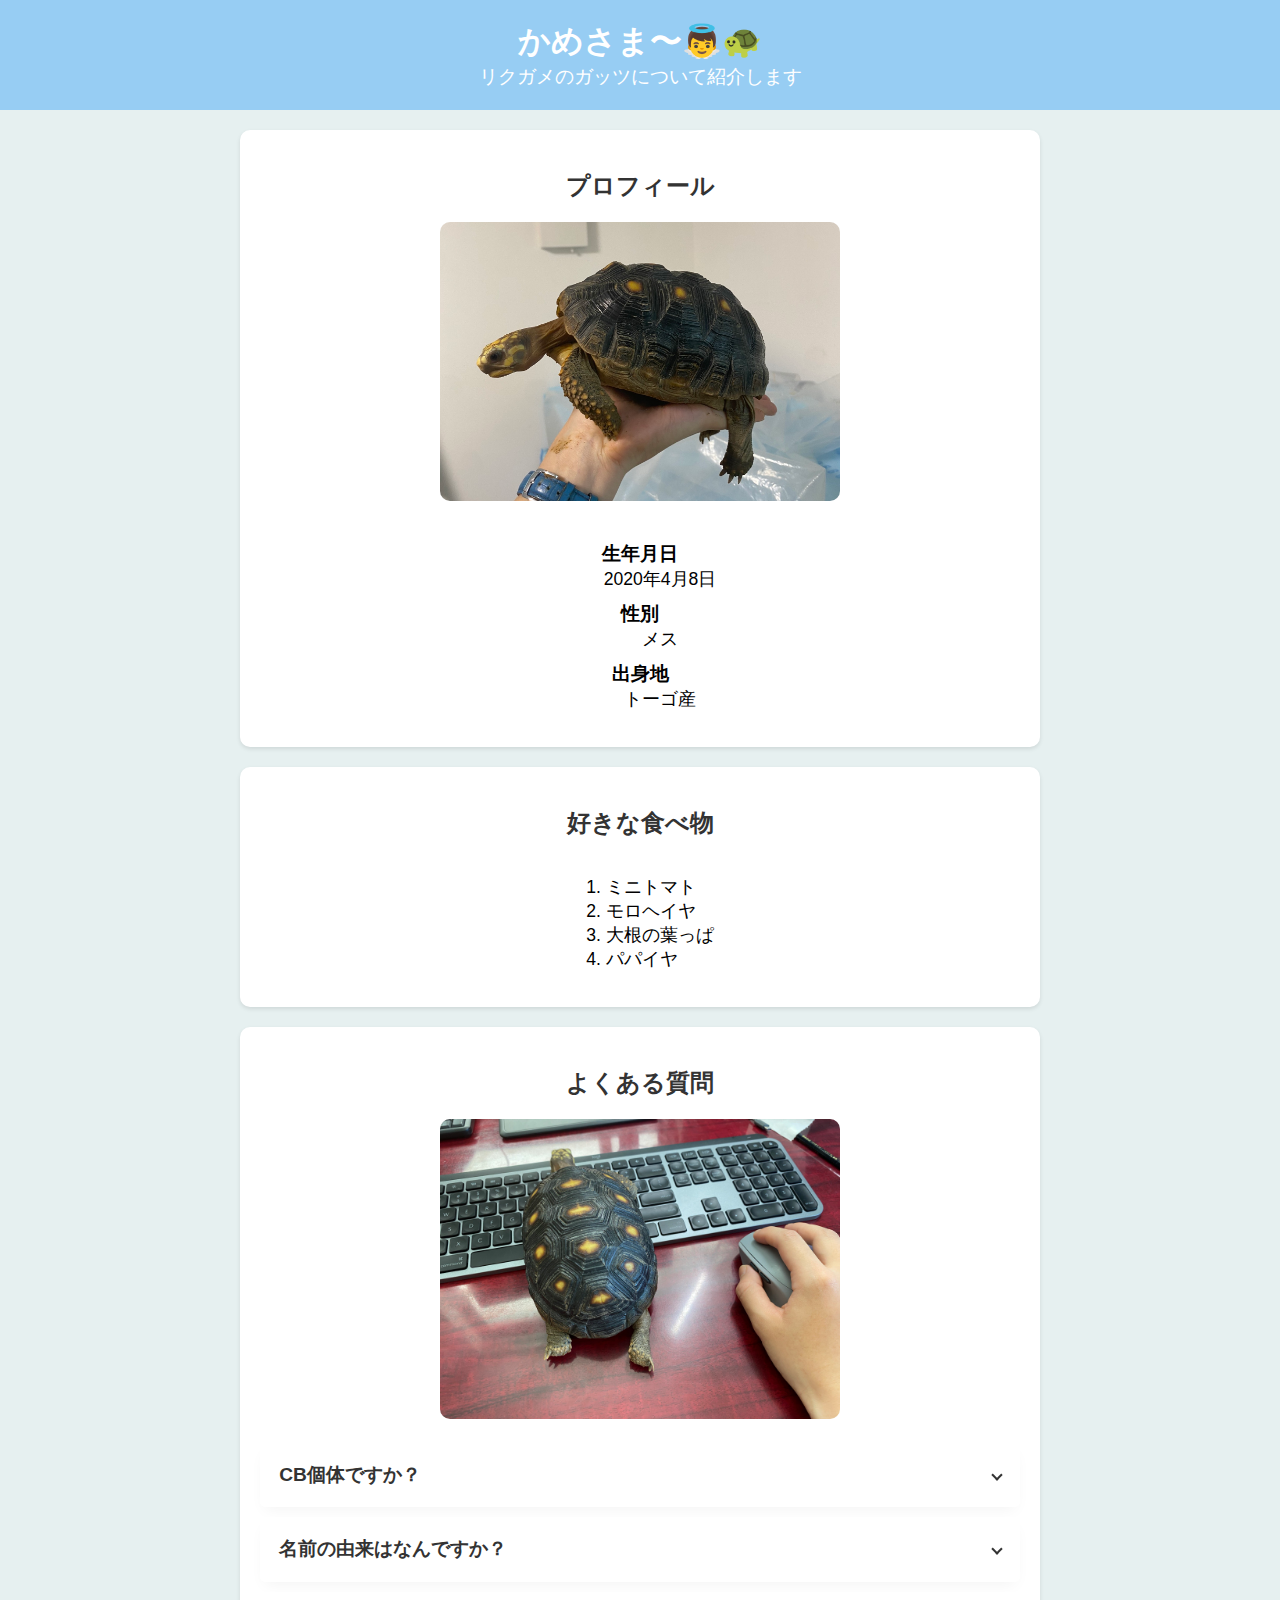
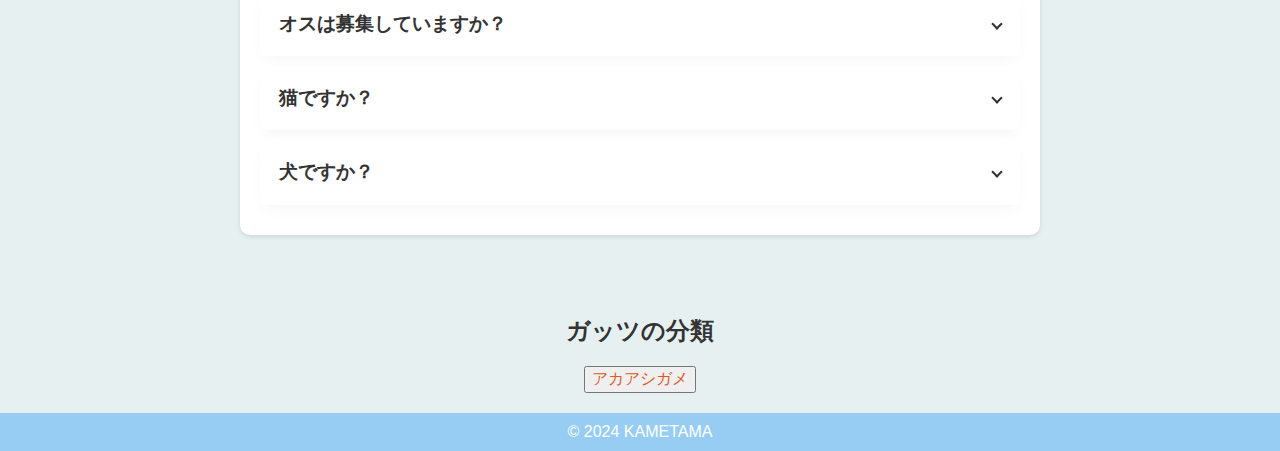
<file: index.html>
<!DOCTYPE html>
<html lang="ja">
<head>
  <meta charset="UTF-8">
  <meta name="viewport" content="width=device-width, initial-scale=1.0">
  <title>かめたま〜</title>
  <link rel="stylesheet" href="styles.css">
</head>
<body>
  <header>
    <h1>かめさま〜👼🐢</h1>
    <p>リクガメのガッツについて紹介します</p>
  </header>

  <main>
    <section class="profile">
      <h2>プロフィール</h2>
      <img src="IMG_3020.jpeg" alt="ガッツの画像" class="turtle-image">
      <dl>
        <dt>生年月日</dt>
        <dd>2020年4月8日</dd>
        <dt>性別</dt>
        <dd>メス</dd>
        <dt>出身地</dt>
        <dd>トーゴ産</dd>
      </dl>
    </section>

    <section class="favorites">
      <h2>好きな食べ物</h2>
      <ol>
        <li>ミニトマト</li>
        <li>モロヘイヤ</li>
        <li>大根の葉っぱ</li>
        <li>パパイヤ</li>
      </ol>
    </section>

    <section class="faq">
      <h2>よくある質問</h2>
      <img src="IMG_1936.jpeg" alt="ガッツの画像" class="turtle-image">
      <details class="accordion">
        <summary>CB個体ですか？</summary>
        <p>はい、CB個体です。</p>
      </details>
      <details class="accordion">
        <summary>名前の由来はなんですか？</summary>
        <p>ベルセルクという漫画の主人公から名付けました😤</p>
      </details>
      <details class="accordion">
        <summary>オスは募集していますか？</summary>
        <p>現在、オスの募集はしていません。</p>
      </details>
      <details class="accordion">
        <summary>猫ですか？</summary>
        <p>いいえ、ガッツはリクガメです。</p>
      </details>
      <details class="accordion">
        <summary>犬ですか？</summary>
        <p>いいえ、ガッツはリクガメです。</p>
      </details>
    </section>
  </main>

  <aside>
    <h2>ガッツの分類</h2>
    <button type="button"><a href="https://pets-kojima.com/library/zukan_small/detail/id=24497">アカアシガメ</a></button>
  </aside>

  <footer>
    <p>&copy; 2024 KAMETAMA</p>
  </footer>
</body>
</html>
</file>
<file: styles.css>
body {
  background-color: #e6f0f0;
  font-family: Arial, sans-serif;
  margin: 0;
  padding: 0;
  display: flex;
  flex-direction: column;
  align-items: center;
  text-align: center;
}

header {
  background-color: #97cdf3;
  color: white;
  padding: 20px;
  width: 100%;
  
}

header h1 {
  font-size: 2em;
  margin: 0;
}

header p {
  font-size: 1.2em;
  margin: 0;
}

main {
  width: 100%;
  max-width: 800px;
  padding: 20px;
}

.profile, .favorites, .faq {
  background-color: white;
  border-radius: 10px;
  box-shadow: 0 2px 4px rgba(0, 0, 0, 0.1);
  margin-bottom: 20px;
  padding: 20px;

}

.profile h2, .favorites h2, .faq h2 {
  font-size: 1.5em;
  color: #333;
  
}

.turtle-image {
  width: 100%;
  max-width: 400px;
  height: auto;
  border-radius: 10px;
  margin-bottom: 20px;
}

dl dt {
  font-weight: bold;
  font-size: 1.2em;
}

dl dd {
  margin-bottom: 10px;
  font-size: 1.1em;
}

ol li{
  font-size: 1.1em;
  padding-left: 20px;
  text-align: left;
}

.accordion {
  max-width: 100%;
  border-radius: 5px;
  box-shadow: 0 7px 15px -5px rgb(0 0 0 / 5%);
  background-color: #fff;
  margin-bottom: 10px;
  text-align: left;
}

.accordion summary {
  display: flex;
  justify-content: space-between;
  align-items: center;
  padding: 1em;
  color: #333;
  font-weight: bold;
  cursor: pointer;
  font-size: 1.2em;
}

.accordion summary::-webkit-details-marker {
  display: none;
}

.accordion summary::after {
  content: '';
  border: solid #333;
  border-width: 0 2px 2px 0;
  display: inline-block;
  padding: 3px;
  transform: rotate(45deg);
  transition: transform 0.3s;
}

.accordion[open] summary::after {
  transform: rotate(-135deg);
}

.accordion p {
  padding: 0 1em 1em;
  margin: 0;
  font-size: 1.1em;
}

aside {
  margin: 20px 0;
}

aside h2 {
  font-size: 1.5em;
  color: #333;
}

aside a {
  color: #de5b1f;
  text-decoration: none;
  font-size: 1.2em;
}

footer {
  background-color: #97cdf3;
  color: white;
  padding: 10px;
  width: 100%;
  
  bottom: 0;
  text-align: center;
}

footer p {
  margin: 0;
  font-size: 1em;
}

.favorites {
  text-align: center;
}

.favorites h2 {
  font-size: 1.5em;
  color: #333;
}

.favorites ol {
  display: inline-block;
  text-align: left; /* Ensure the list items are aligned properly within the inline-block */
  padding-left: 0;
}

.favorites ol li {
  font-size: 1.1em;
  list-style-position: inside;
}
</file>
